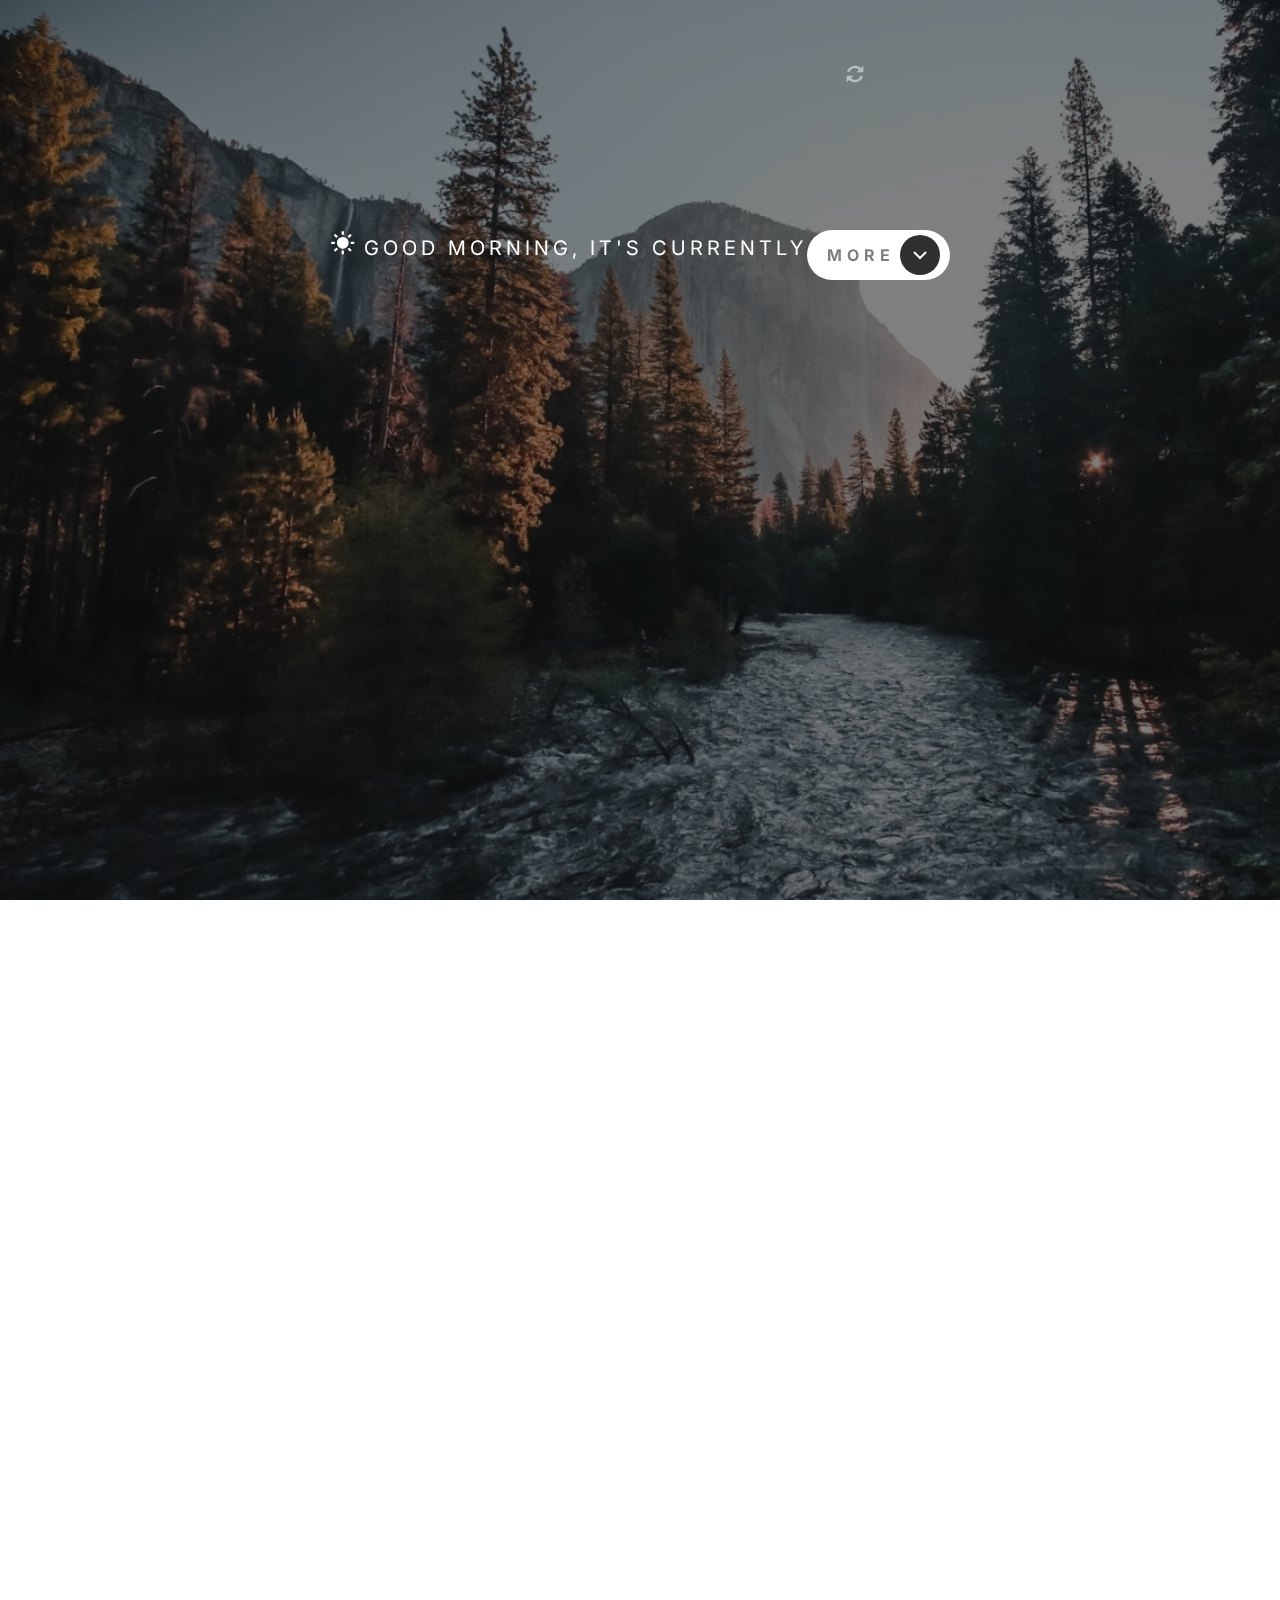
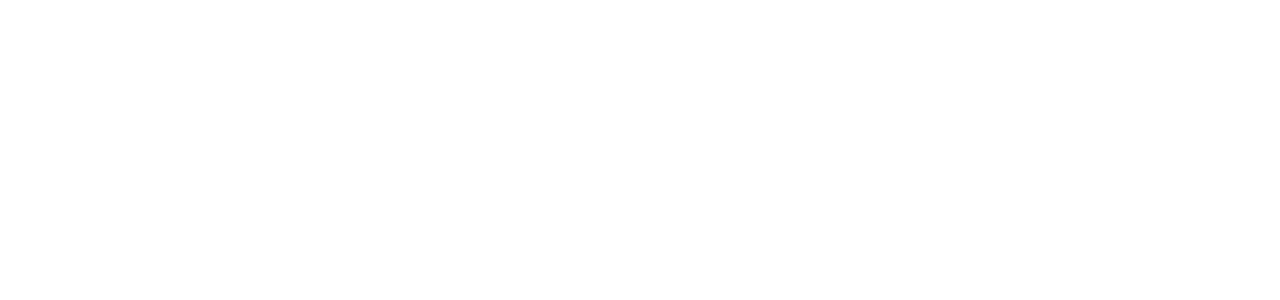
<file: index.html>
<!DOCTYPE html>
<html lang="en">
<head>
    <meta charset="UTF-8">
    <meta http-equiv="X-UA-Compatible" content="IE=edge">
    <meta name="viewport" content="width=device-width, initial-scale=1.0">
    <link rel="stylesheet" href="style.css">
    <script src="script.js" defer></script>
    <title>Clock</title>
</head>
<body>
    <div class="background-image"></div>
    <main id="main">
        <div id="top">
            <div class="quote-author">
                <p id="topdesc"></p>
                <p id="author"></p>
            </div>
            
            <svg id="refresh">
                <path  d="M7.188 10.667a.208.208 0 0 1 .147.355l-2.344 2.206a5.826 5.826 0 0 0 9.578-2.488l2.387.746A8.322 8.322 0 0 1 3.17 14.94l-2.149 2.022a.208.208 0 0 1-.355-.148v-6.148h6.52zm7.617-7.63L16.978.958a.208.208 0 0 1 .355.146v6.23h-6.498a.208.208 0 0 1-.147-.356L13 4.765A5.825 5.825 0 0 0 3.43 7.26l-2.386-.746a8.32 8.32 0 0 1 13.76-3.477z" fill="#FFF" opacity=".5"/>
              </svg>
        </div>
        <div id="bottom">
            <div id="left">
                <p class="timedesc">
                <svg id="sun" width="24" height="24">
                    <path  d="M11.78 19.417c.594 0 1.083.449 1.146 1.026l.006.125v1.842a1.152 1.152 0 0 1-2.296.125l-.007-.125v-1.842c0-.636.516-1.151 1.152-1.151zM6.382 17.18a1.15 1.15 0 0 1 .09 1.527l-.09.1L5.08 20.11a1.152 1.152 0 0 1-1.718-1.528l.09-.1 1.302-1.302a1.15 1.15 0 0 1 1.628 0zm12.427 0 1.303 1.303a1.15 1.15 0 1 1-1.628 1.627l-1.304-1.3a1.15 1.15 0 1 1 1.628-1.628zM11.781 5.879a5.908 5.908 0 0 1 5.901 5.902 5.908 5.908 0 0 1-5.901 5.902 5.908 5.908 0 0 1-5.902-5.902 5.908 5.908 0 0 1 5.902-5.902zm10.63 4.75a1.151 1.151 0 1 1 0 2.303h-1.843a1.151 1.151 0 1 1 0-2.303h1.842zm-19.418 0a1.151 1.151 0 0 1 .126 2.296l-.125.007H1.15a1.151 1.151 0 0 1-.125-2.296l.125-.007h1.842zm1.985-7.268.1.09 1.303 1.302a1.151 1.151 0 0 1-1.528 1.718l-.1-.09L3.45 5.08a1.15 1.15 0 0 1 1.528-1.72zm15.133.09a1.15 1.15 0 0 1 0 1.628L18.808 6.38a1.151 1.151 0 1 1-1.628-1.628l1.303-1.303a1.152 1.152 0 0 1 1.628 0zM11.781 0a1.15 1.15 0 0 1 1.151 1.151v1.843a1.152 1.152 0 0 1-2.303 0V1.15A1.152 1.152 0 0 1 11.781 0z" fill="#FFF"/>
                  </svg>
                good morning, it's currently</p>
                <span id="time"></span>
                <span id="abbr"></span>
                <span id="region"></span>
            </div>
            <div id="right">
                <div id="btn-more">
                    <span>more</span>
                    <svg id="arrow" width="40" height="40" xmlns="http://www.w3.org/2000/svg"><g fill="" fill-rule="evenodd"><circle fill="" cx="20" cy="20" r="20"/><path stroke="#FFF" stroke-width="2" d="M14 23l6-6 6 6"/></g></svg>
                </div>
            </div>

        </div>
        <div id="more">
            <div class="zoneDay">
                <h4>Current timezone</h4>
                <p id="regionCity" class="data" ></p>
                <h4>Day of the year</h4>
                <p id="dayYear" class="data" ></p>
            </div>
            <div id="line"></div>
            <div class="dayWeek">
                <h4>day of the week</h4>
                <p id="dayWeek" class="data" ></p>
                <h4>week number</h4>
                <p id="weekNumber" class="data" ></p>
            </div>
        </div>
    </main>
</body>
</html>
</file>
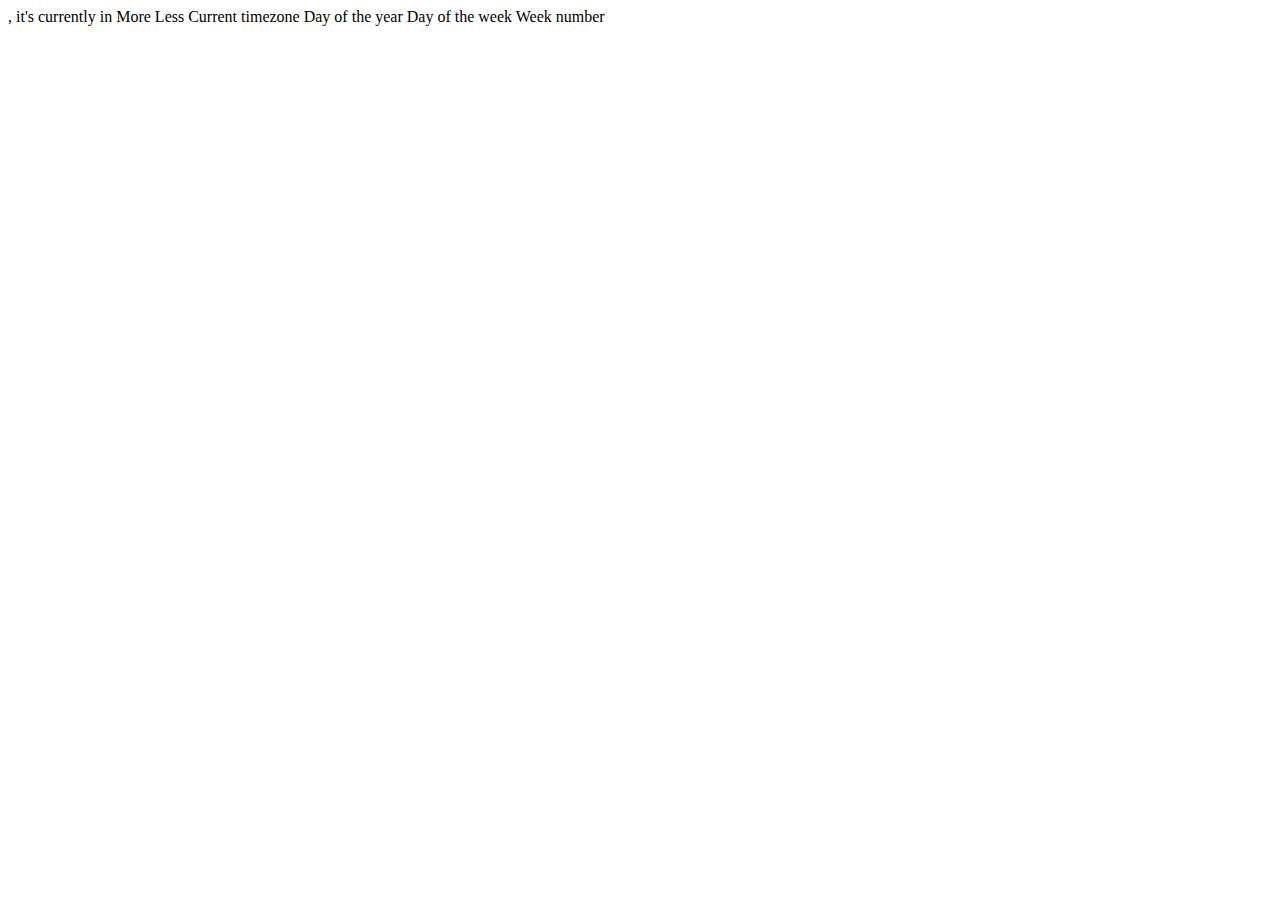
<file: consignes/starter-code/index.html>
<!DOCTYPE html>
<html lang="en">
<head>
  <meta charset="UTF-8">
  <meta name="viewport" content="width=device-width, initial-scale=1.0">

  <link rel="icon" type="image/png" sizes="32x32" href="./assets/favicon-32x32.png">
  
  <title>Clock App</title>
</head>
<body>
  , it's currently

  in

  More
  Less

  Current timezone
  Day of the year
  Day of the week
  Week number
</body>
</html>
</file>
<file: style.css>
@import url('https://fonts.googleapis.com/css2?family=Inter:wght@300;400;700&display=swap');

body
{
    overflow-y: hidden;
    margin: 0;
    display: flex;
    justify-content: center;
    font-family: 'Inter', sans-serif;

}

.background-image
{
    overflow: hidden;
    position: fixed;
    z-index: -1;
    width: 100%;
    height: 100%;
    background: url("consignes/starter-code/assets/desktop/bg-image-daytime.jpg") no-repeat;
    background-size: cover;
    filter: brightness(50%);
}

main
{
    margin-top: 3.75rem;
    transition: 500ms;
    display: flex;
    align-items: center;
    justify-content: center;
    flex-direction: column;
}

#top {
    transition: 500ms;
    display: flex;
    width:100%;
    color: white;
}

#topdesc
{   
    line-height: 1.75rem;
    width: 500px;
    height: 15vh;
    margin:0;
    font-size: 1.125rem;
}
#author
{
    font-weight: bold;
}
#refresh{
    width:18px;
    height:18px;
    margin-top:5px;
    margin-left: 15px;
}
#refresh:hover{
    cursor:pointer;
}
#bottom
{
    display: grid;
    grid-template-columns: auto max-content;
    width:100%;
    text-transform: uppercase;
    color:white;
}
#sun{
    display:inline;
}
.timedesc
{
    font-size: 1.25rem;
    letter-spacing: 4px;
}
#time
{
    font-size: 12.5rem;
    font-weight: bold;
    letter-spacing: -5px;
}
#abbr
{
    font-size: 2.5rem;
    font-weight: 300;
}
#region
{
    font-size: 1.5rem;
    font-weight: bold;
    display: block;
}

#right
{
    grid-column: 2;
    color:black;
    align-self: flex-end;
}
#btn-more
{
    transition: 500ms;
    display: flex;
    align-items: center;
    font-weight: bold;
    border-radius: 28px;
    background-color: white;

}
#btn-more span
{
    padding:15px 5px 15px 20px;
    letter-spacing: 5px;
    opacity: 50%;
}
#btn-more svg
{
    transition: 1000ms;
    fill:#303030;
    padding-right: 10px;
    transform-origin: 20px;
    transform: rotate(180deg);
}
#btn-more svg:hover
{
    fill:#999999;
    cursor:pointer;
}
/*Div more*/
#more{
    align-items: center;
    display: flex;
    background: rgba(255, 255, 255, 0.75);
    backdrop-filter: blur(40.7742px);
    margin-bottom: -1000px;
    transition: 500ms;
    opacity: 0;
    visibility: hidden;
    position:absolute;
    bottom:0;
    height:50vh;
    width:100%
}
#line
{
    height: 60%;
    width: 1px;
    background-color: #303030;
    opacity: 25%;
    align-self: center;
    margin-right: 5.875rem;
}
p.data{
    font-weight: bold;
    margin:0;
    font-size:56px;
}
.zoneDay{
    flex-basis: 50%;
    box-sizing: border-box;
    padding-left: 11.5%;
}
.dayWeek{
    flex-basis:auto;
}
h4{
    font-weight:normal;
    font-size: 15px;
    letter-spacing:3px;
    text-transform:uppercase;
    color:#303030;
}
</file>
